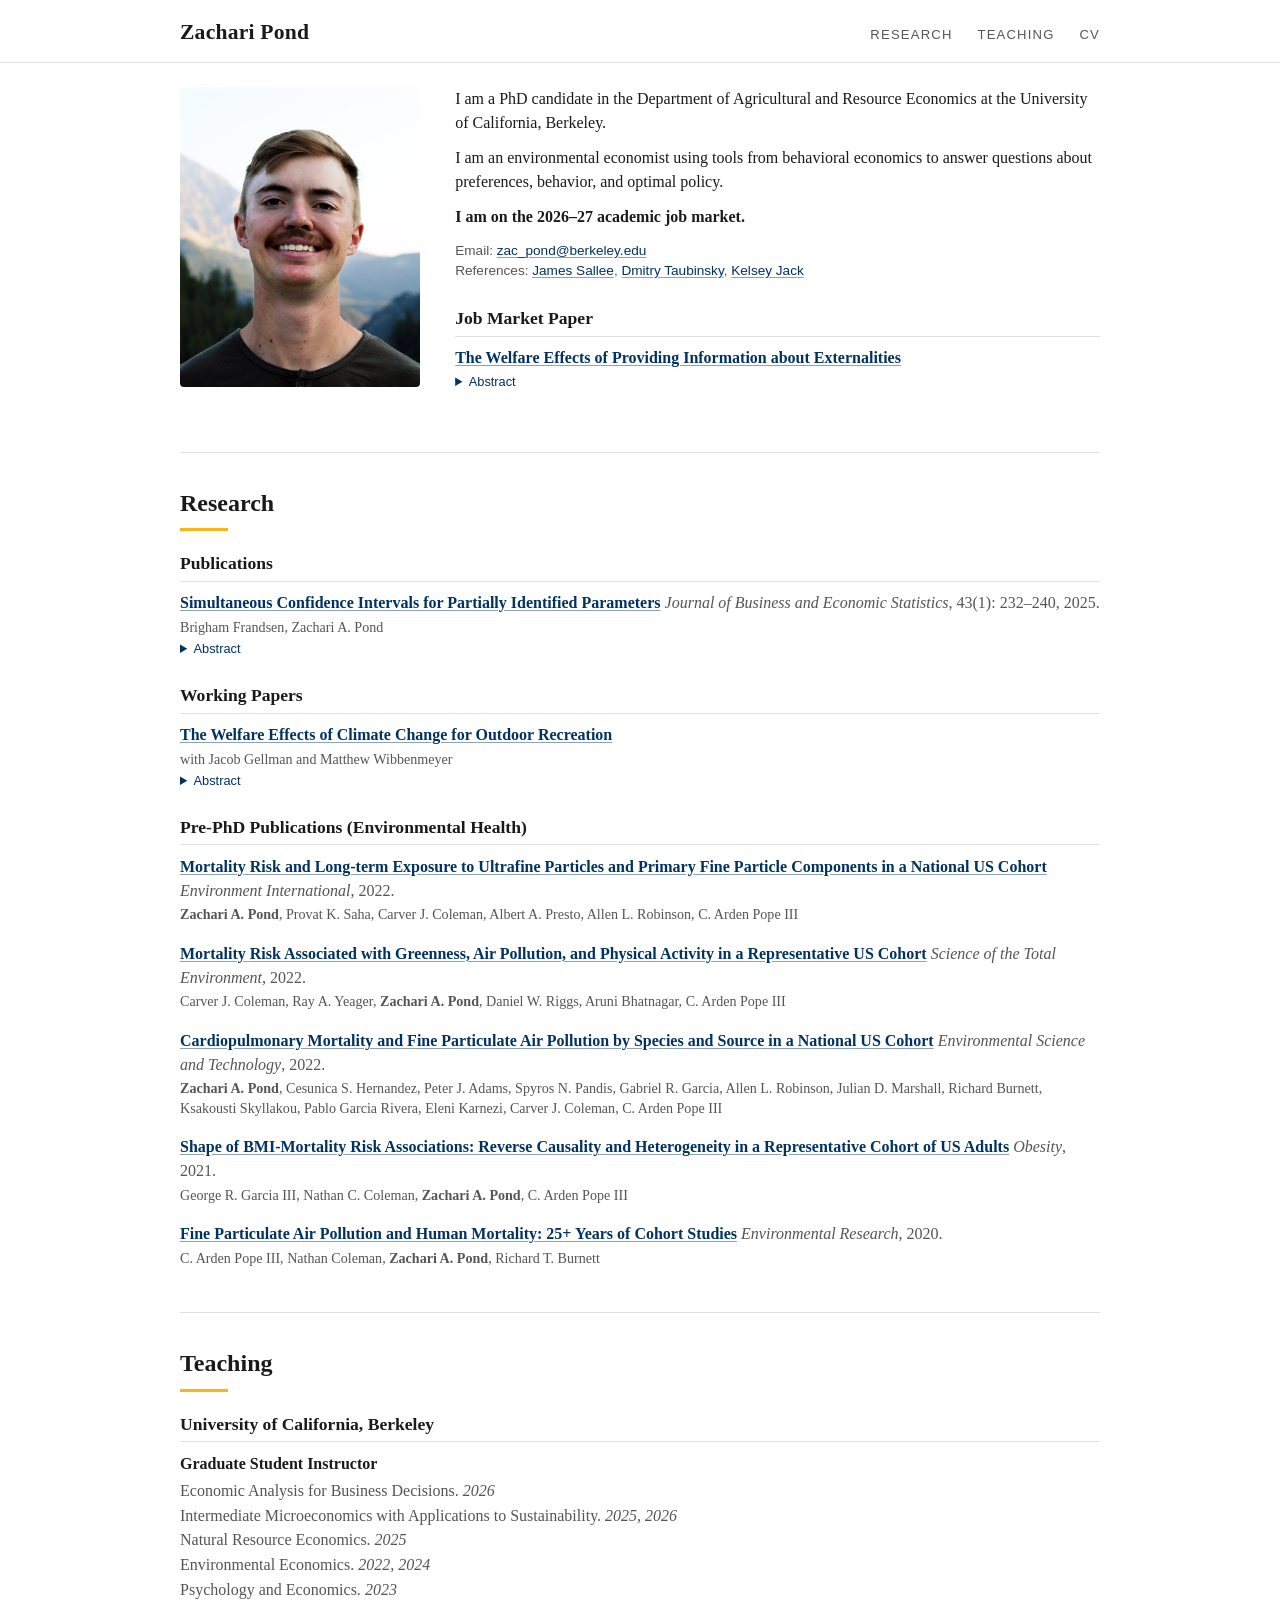
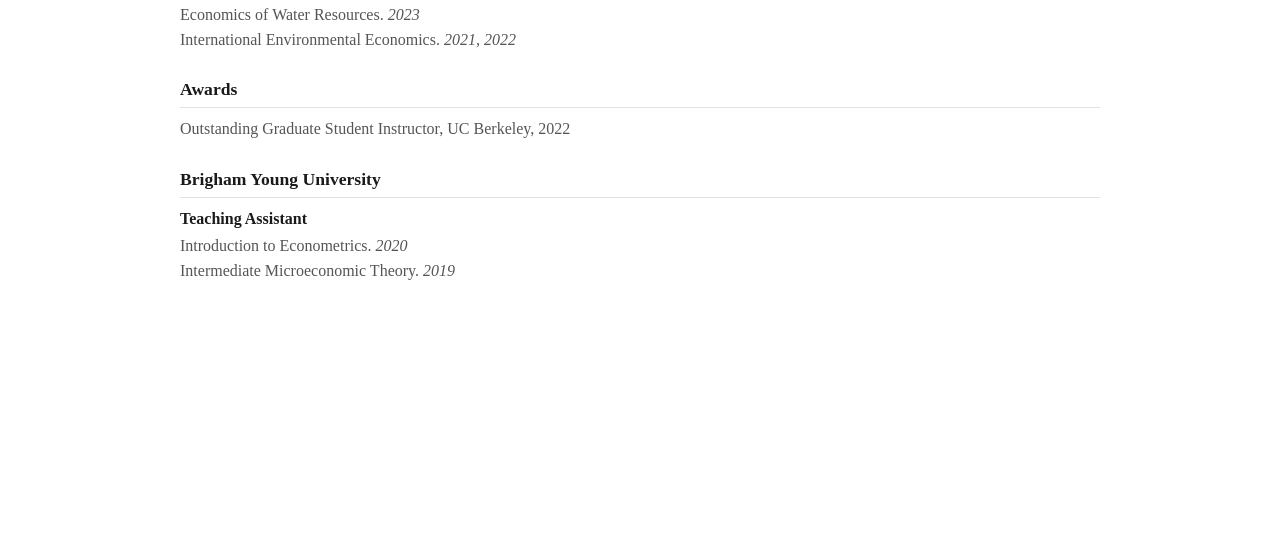
<file: index.html>
<!DOCTYPE html>
<html lang="en">
<head>
  <meta charset="utf-8">
  <meta name="viewport" content="width=device-width, initial-scale=1">
  <title>Zachari Pond</title>
  <meta name="description" content="Zachari Pond is a PhD candidate in Agricultural and Resource Economics at UC Berkeley, on the 2026-27 economics job market.">
  <link rel="stylesheet" href="style.css">
</head>
<body id="top">
  <header>
    <div class="container">
      <a class="site-title" href="#top">Zachari Pond</a>
      <nav aria-label="Sections">
        <a href="#research" data-section="research">Research</a>
        <a href="#teaching" data-section="teaching">Teaching</a>
        <a href="cv.pdf">CV</a>
      </nav>
    </div>
  </header>

  <main>
    <div class="container">
      <section id="home">
      <div class="intro">
        <div class="intro-photo">
          <img src="headshot.jpg" alt="Photo of Zachari Pond">
        </div>
        <div class="intro-text">
          <p>I am a PhD candidate in the Department of Agricultural and Resource Economics at the University of California, Berkeley.</p>
          <p>I am an environmental economist using tools from behavioral economics to answer questions about preferences, behavior, and optimal policy.</p>
          <p><strong>I am on the 2026&ndash;27 academic job market.</strong></p>
          <p class="small">
            Email: <a href="mailto:zac_pond@berkeley.edu">zac_pond@berkeley.edu</a><br>
            References: <a href="mailto:sallee@berkeley.edu">James Sallee</a>, <a href="mailto:dmitry.taubinsky@berkeley.edu">Dmitry Taubinsky</a>, <a href="mailto:kelseyjack@berkeley.edu">Kelsey Jack</a>
          </p>

          <h3>Job Market Paper</h3>
          <div class="paper">
            <span class="paper-title"><a href="pond_jmp.pdf">The Welfare Effects of Providing Information about Externalities</a></span>
            <details class="abstract">
              <summary>Abstract</summary>
              <p>Governments routinely use information to motivate prosocial behavior. The welfare effects of doing so depend on how information changes behavior and how it affects consumers: by improving their decisions or by producing shame or pride. This paper combines theory and experiments to evaluate three interventions designed to encourage individuals to reduce their carbon emissions: privately revealing the dollar damages from one&rsquo;s emissions, privately revealing one&rsquo;s emissions rank, and publicly revealing one&rsquo;s emissions to another participant. In a model with altruism, social-image, and self-image utility, I decompose the total welfare effect of each intervention into its instrumental value, direct effect on image utility, and external benefits. In experiments with over 6,500 U.S. adults, I estimate these components and find that both forms of private information increase consumer welfare but have no detectable effect on abatement. In contrast, public recognition increases abatement but decreases consumer welfare and total welfare. Evaluating these interventions by behavior alone would reverse their ranking.</p>
            </details>
          </div>
        </div>
      </div>
      </section>

      <section id="research" class="page-section">
        <h2 class="section-title">Research</h2>

      <h3>Publications</h3>

      <div class="paper">
        <span class="paper-title"><a href="https://www.tandfonline.com/doi/full/10.1080/07350015.2024.2356083">Simultaneous Confidence Intervals for Partially Identified Parameters</a></span> <span class="venue"><em>Journal of Business and Economic Statistics</em>, 43(1): 232&ndash;240, 2025.</span>
        <p class="authors">Brigham Frandsen, Zachari A. Pond</p>
        <details class="abstract">
          <summary>Abstract</summary>
          <p>This article extends the Imbens and Manski and Stoye confidence interval for a partially identified scalar parameter to a vector-valued parameter. The proposed method produces uniformly valid simultaneous confidence intervals for each dimension, or, equivalently, a rectangular confidence region that covers points in the identified set with a specified probability. The method applies when asymptotically normal estimates of upper and lower bounds for each dimension are available. The intervals are computationally simple and fast relative to methods based on test inversion or bootstrapped calibration, and do not suffer from the conservativity of projection-based approaches.</p>
        </details>
      </div>
      <h3>Working Papers</h3>

      <div class="paper">
        <span class="paper-title"><a href="pond_recreation.pdf">The Welfare Effects of Climate Change for Outdoor Recreation</a></span>
        <p class="authors">with Jacob Gellman and Matthew Wibbenmeyer</p>
        <details class="abstract">
          <summary>Abstract</summary>
          <p>Valuation of non-market climate amenities is a crucial component of climate policy. Due to individuals&rsquo; direct exposure to ambient temperature, one ideal setting to study these values is outdoor recreation. In this paper, we combine millions of administrative campground reservation records with daily temperature data to study shifts in recreation value under climate change. By exploiting the timing of reservation and cancellation decisions, we estimate how individuals respond to both climate and weather. Preferences for realized temperature follow an inverse U-shape, with disutility from extreme cold outweighing disutility from extreme heat, while reservation decisions respond to the likelihood of cold conditions but not to the likelihood of heat. Climate projections in the western United States predict net welfare gains of $1 billion per year by century&rsquo;s end, but with substantial seasonal and regional heterogeneity in either gains or losses. Welfare gains depend on individuals&rsquo; ability to accurately perceive climatic changes. These findings contribute to a growing set of climate damage estimates.</p>
        </details>
      </div>
      <h3>Pre-PhD Publications (Environmental Health)</h3>

      <div class="paper">
        <span class="paper-title"><a href="https://www.sciencedirect.com/science/article/pii/S016041202200366X">Mortality Risk and Long-term Exposure to Ultrafine Particles and Primary Fine Particle Components in a National US Cohort</a></span> <span class="venue"><em>Environment International</em>, 2022.</span>
        <p class="authors"><strong>Zachari A. Pond</strong>, Provat K. Saha, Carver J. Coleman, Albert A. Presto, Allen L. Robinson, C. Arden Pope III</p>
      </div>

      <div class="paper">
        <span class="paper-title"><a href="https://www.sciencedirect.com/science/article/pii/S0048969722009408">Mortality Risk Associated with Greenness, Air Pollution, and Physical Activity in a Representative US Cohort</a></span> <span class="venue"><em>Science of the Total Environment</em>, 2022.</span>
        <p class="authors">Carver J. Coleman, Ray A. Yeager, <strong>Zachari A. Pond</strong>, Daniel W. Riggs, Aruni Bhatnagar, C. Arden Pope III</p>
      </div>

      <div class="paper">
        <span class="paper-title"><a href="https://pubs.acs.org/doi/full/10.1021/acs.est.1c04176">Cardiopulmonary Mortality and Fine Particulate Air Pollution by Species and Source in a National US Cohort</a></span> <span class="venue"><em>Environmental Science and Technology</em>, 2022.</span>
        <p class="authors"><strong>Zachari A. Pond</strong>, Cesunica S. Hernandez, Peter J. Adams, Spyros N. Pandis, Gabriel R. Garcia, Allen L. Robinson, Julian D. Marshall, Richard Burnett, Ksakousti Skyllakou, Pablo Garcia Rivera, Eleni Karnezi, Carver J. Coleman, C. Arden Pope III</p>
      </div>

      <div class="paper">
        <span class="paper-title"><a href="https://onlinelibrary.wiley.com/doi/full/10.1002/oby.23114">Shape of BMI-Mortality Risk Associations: Reverse Causality and Heterogeneity in a Representative Cohort of US Adults</a></span> <span class="venue"><em>Obesity</em>, 2021.</span>
        <p class="authors">George R. Garcia III, Nathan C. Coleman, <strong>Zachari A. Pond</strong>, C. Arden Pope III</p>
      </div>

      <div class="paper">
        <span class="paper-title"><a href="https://www.sciencedirect.com/science/article/pii/S0013935119307212">Fine Particulate Air Pollution and Human Mortality: 25+ Years of Cohort Studies</a></span> <span class="venue"><em>Environmental Research</em>, 2020.</span>
        <p class="authors">C. Arden Pope III, Nathan Coleman, <strong>Zachari A. Pond</strong>, Richard T. Burnett</p>
      </div>
      </section>

      <section id="teaching" class="page-section">
        <h2 class="section-title">Teaching</h2>

      <h3>University of California, Berkeley</h3>

      <div class="paper">
        <span class="paper-title">Graduate Student Instructor</span>
        <p class="muted">Economic Analysis for Business Decisions. <em>2026</em><br>
        Intermediate Microeconomics with Applications to Sustainability. <em>2025, 2026</em><br>
        Natural Resource Economics. <em>2025</em><br>
        Environmental Economics. <em>2022, 2024</em><br>
        Psychology and Economics. <em>2023</em><br>
        Economics of Water Resources. <em>2023</em><br>
        International Environmental Economics. <em>2021, 2022</em></p>
      </div>
      <h3>Awards</h3>

      <div class="paper">
        <p class="muted" style="margin-top:0">Outstanding Graduate Student Instructor, UC Berkeley, 2022</p>
      </div>
      <h3>Brigham Young University</h3>

      <div class="paper">
        <span class="paper-title">Teaching Assistant</span>
        <p class="muted">Introduction to Econometrics. <em>2020</em><br>
        Intermediate Microeconomic Theory. <em>2019</em></p>
      </div>
      </section>
    </div>
  </main>

  <script>
    // Highlight the nav button for the section currently in view.
    (function () {
      var links = document.querySelectorAll('nav a[data-section]');
      var sections = Array.prototype.map.call(links, function (a) {
        return document.getElementById(a.getAttribute('data-section'));
      });
      var header = document.querySelector('header');
      function update() {
        var line = header.offsetHeight + 24;
        var current = -1;   // -1: still in the intro, no button highlighted
        for (var i = 0; i < sections.length; i++) {
          if (sections[i].getBoundingClientRect().top <= line) current = i;
        }
        // At the very bottom of the page, the last section is the current one.
        if (window.innerHeight + window.scrollY >= document.documentElement.scrollHeight - 2) {
          current = sections.length - 1;
        }
        for (var j = 0; j < links.length; j++) {
          links[j].classList.toggle('active', j === current);
        }
      }
      // Land each section flush under the sticky header, whatever its height.
      function fit() {
        document.documentElement.style.scrollPaddingTop = (header.offsetHeight - 1) + 'px';
        update();
      }
      window.addEventListener('scroll', update, { passive: true });
      window.addEventListener('resize', fit);
      fit();
    })();
  </script>

</body>
</html>
</file>
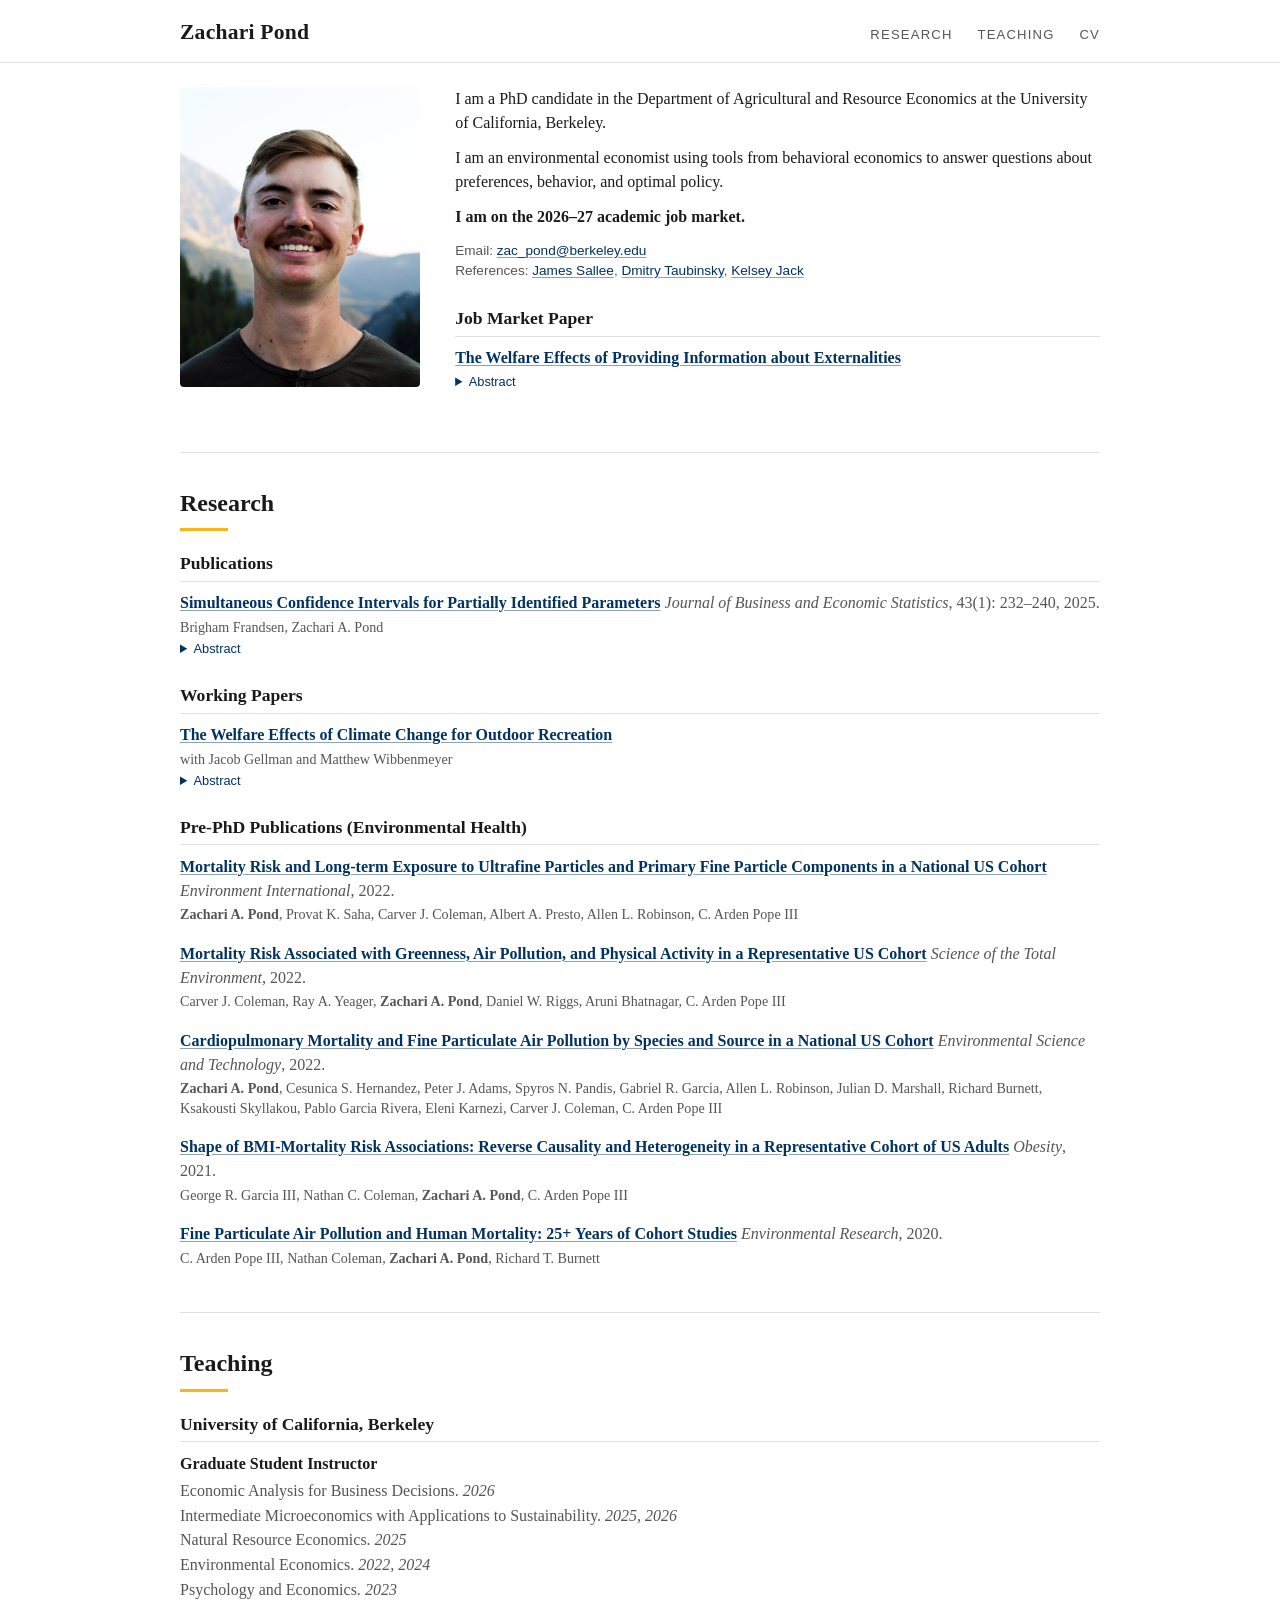
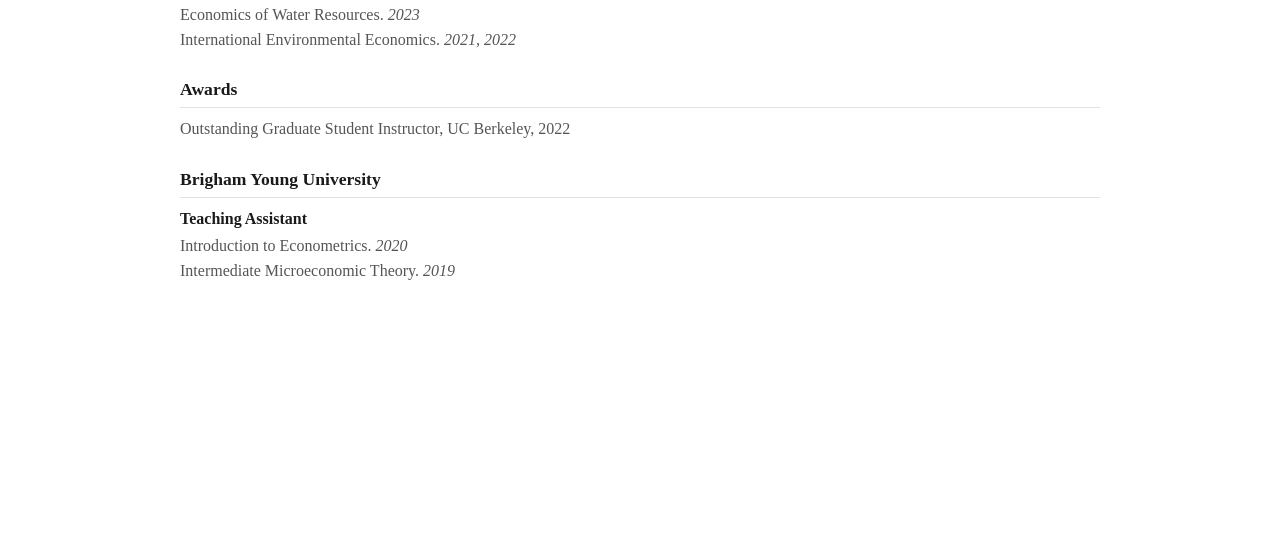
<file: research.html>
<!DOCTYPE html>
<html lang="en">
<head>
  <meta charset="utf-8">
  <meta name="viewport" content="width=device-width, initial-scale=1">
  <title>Research | Zachari Pond</title>
  <link rel="canonical" href="https://zacpond.github.io/index.html#research">
  <meta http-equiv="refresh" content="0; url=index.html#research">
  <script>location.replace("index.html#research");</script>
</head>
<body>
  <p>This page has moved to <a href="index.html#research">Research</a>.</p>
</body>
</html>
</file>
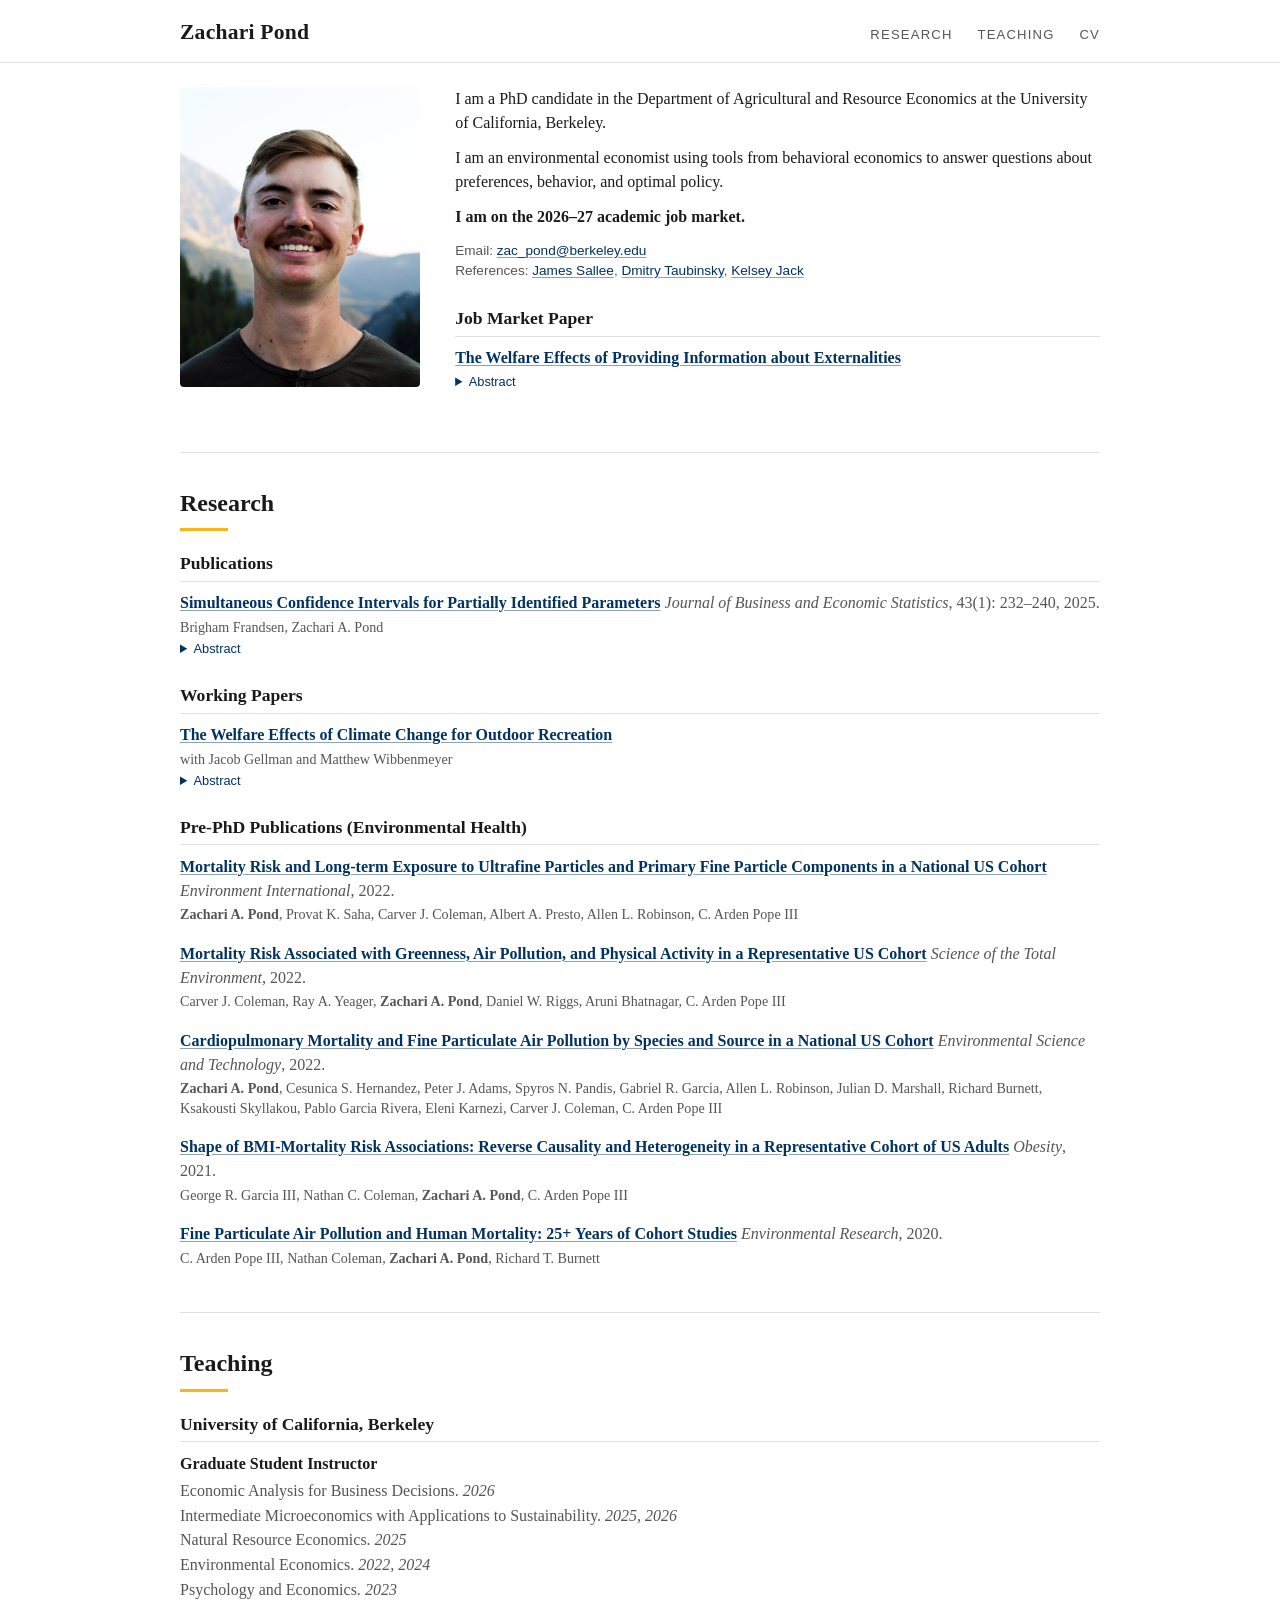
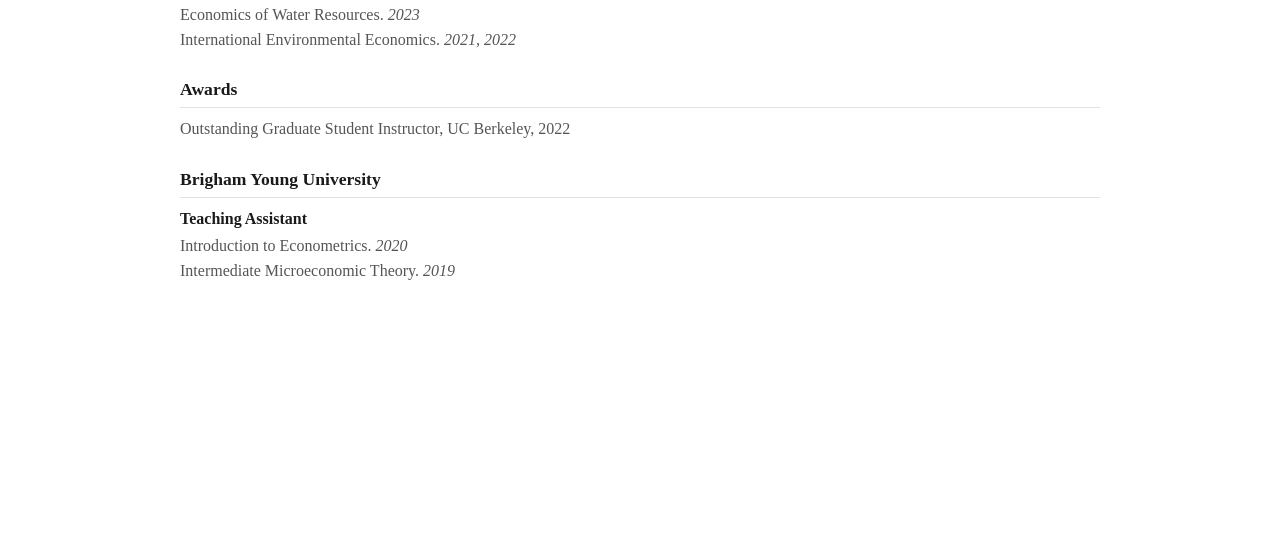
<file: teaching.html>
<!DOCTYPE html>
<html lang="en">
<head>
  <meta charset="utf-8">
  <meta name="viewport" content="width=device-width, initial-scale=1">
  <title>Teaching | Zachari Pond</title>
  <link rel="canonical" href="https://zacpond.github.io/index.html#teaching">
  <meta http-equiv="refresh" content="0; url=index.html#teaching">
  <script>location.replace("index.html#teaching");</script>
</head>
<body>
  <p>This page has moved to <a href="index.html#teaching">Teaching</a>.</p>
</body>
</html>
</file>
<file: style.css>
/* Zachari Pond — academic site stylesheet */

:root {
  --text: #1a1a1a;
  --muted: #555;
  --accent: #003262;      /* Berkeley blue */
  --accent-2: #FDB515;    /* California gold, used sparingly */
  --rule: #e2e2e2;
  --bg: #ffffff;
  --maxw: 60rem;
}

* { box-sizing: border-box; }

html {
  font-size: 16px;
  scroll-behavior: smooth;
  scroll-padding-top: 4.5rem;   /* keeps section tops clear of the sticky header */
}
@media (prefers-reduced-motion: reduce) { html { scroll-behavior: auto; } }

body {
  margin: 0;
  font-family: Georgia, "Times New Roman", serif;
  color: var(--text);
  background: var(--bg);
  line-height: 1.5;
}

a { color: var(--accent); text-decoration: none; }

/* Content links: visibly underlined */
main a {
  text-decoration: underline;
  text-decoration-color: rgba(0, 50, 98, 0.45);
  text-underline-offset: 2px;
}
main a:hover { text-decoration-color: var(--accent); }

.container {
  max-width: var(--maxw);
  margin: 0 auto;
  padding: 0 1.25rem;
}

/* Header / nav */
header {
  position: sticky;
  top: 0;
  z-index: 10;
  background: var(--bg);
  border-bottom: 1px solid var(--rule);
  padding: 1rem 0 0.85rem;
}

header .container {
  display: flex;
  justify-content: space-between;
  align-items: baseline;
  flex-wrap: wrap;
  gap: 0.4rem 1rem;
}

.site-title {
  font-size: 1.35rem;
  font-weight: bold;
  letter-spacing: 0.01em;
  color: var(--text);
}

nav { margin-top: 0; }

nav a {
  font-family: Helvetica, Arial, sans-serif;
  font-size: 0.82rem;
  text-transform: uppercase;
  letter-spacing: 0.09em;
  color: var(--muted);
  margin-right: 1.3rem;
}

nav a:last-child { margin-right: 0; }
nav a.active { color: var(--accent); border-bottom: 2px solid var(--accent-2); padding-bottom: 2px; }
nav a:hover { color: var(--accent); text-decoration: none; }

main { padding: 1.5rem 0 2.5rem; }

h1 { font-size: 1.5rem; margin: 0 0 0.8rem; }
h2 {
  font-size: 1.1rem;
  margin: 1.5rem 0 0.6rem;
  padding-bottom: 0.25rem;
  border-bottom: 1px solid var(--rule);
}
h2:first-child { margin-top: 0; }
h3 {
  font-size: 1.1rem;
  margin: 1.5rem 0 0.6rem;
  padding-bottom: 0.25rem;
  border-bottom: 1px solid var(--rule);
}

/* Sections of the single-page layout */
.page-section {
  margin-top: 2.75rem;
  padding-top: 2rem;
  border-top: 1px solid var(--rule);
}
.section-title {
  font-size: 1.5rem;
  margin: 0 0 1.2rem;
  padding-bottom: 0;
  border-bottom: none;
}
.section-title::after {
  content: "";
  display: block;
  width: 3rem;
  height: 3px;
  margin-top: 0.45rem;
  background: var(--accent-2);
}
.section-title + h3 { margin-top: 0; }
/* Let the last section scroll all the way up under the header when its button is clicked */
.page-section:last-of-type { min-height: calc(100vh - 6rem); }

.muted { color: var(--muted); }
.small {
  font-family: Helvetica, Arial, sans-serif;
  font-size: 0.85rem;
  color: var(--muted);
}

/* Home page intro layout */
.intro {
  display: flex;
  gap: 2.2rem;
  align-items: flex-start;
  flex-wrap: wrap;
}

.intro-photo { flex: 0 0 240px; }

.intro-photo img {
  width: 240px;
  border-radius: 4px;
  display: block;
}

.intro-text { flex: 1 1 24rem; }
.intro-text p:first-child { margin-top: 0; }
.intro-text p { margin: 0.7rem 0; }

/* Paper entries */
.paper { margin-bottom: 1.05rem; }
.paper-title { font-weight: bold; }

.venue { color: var(--muted); }

.authors {
  color: var(--muted);
  font-size: 0.88rem;
  line-height: 1.4;
  margin: 0.15rem 0 0;
}

.paper p.muted {
  line-height: 1.55;
  margin: 0.2rem 0 0;
}

.paper-links {
  font-family: Helvetica, Arial, sans-serif;
  font-size: 0.8rem;
}
.paper-links a { margin-right: 0.9rem; }

details.abstract { margin-top: 0.1rem; }
details.abstract summary {
  cursor: pointer;
  font-family: Helvetica, Arial, sans-serif;
  font-size: 0.8rem;
  color: var(--accent);
}
details.abstract p {
  margin: 0.35rem 0 0;
  font-size: 0.92rem;
  line-height: 1.5;
  max-width: 50rem;
}

/* Footer */
footer {
  border-top: 1px solid var(--rule);
  padding: 1rem 0 1.6rem;
}

/* Mobile */
@media (max-width: 600px) {
  html { font-size: 15px; }
  .intro { gap: 1.2rem; }
  .intro-photo, .intro-photo img { width: 150px; flex-basis: 150px; }
  nav a { margin-right: 0.9rem; }
  html { scroll-padding-top: 6.5rem; }   /* header wraps to two lines */
}
</file>
